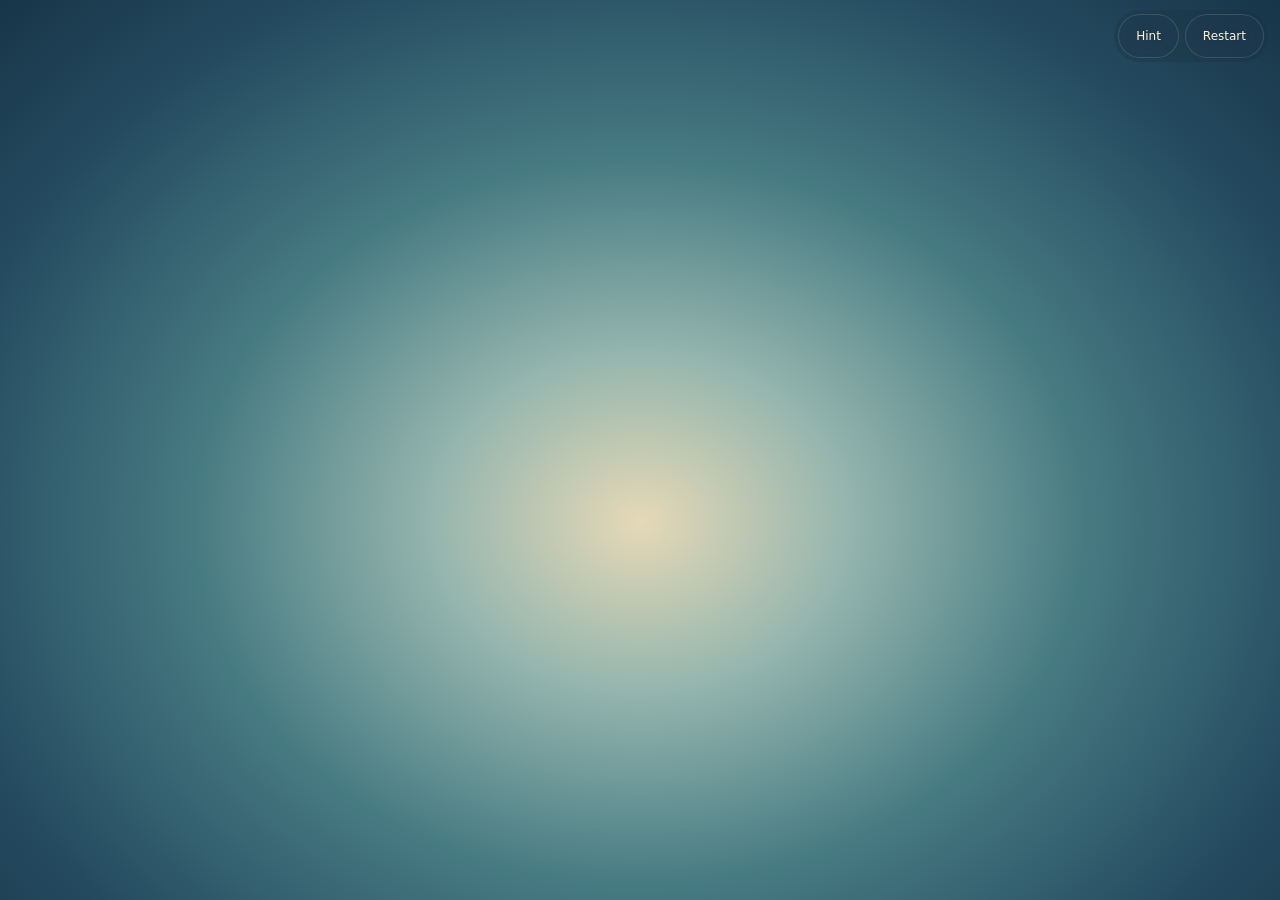
<file: level5.html>
<!doctype html><html lang="en"><head><meta charset="utf-8"><meta name="viewport" content="width=device-width,initial-scale=1"><meta http-equiv="refresh" content="0;url=./"><title>Haifa Underground</title></head><body><a href="./">Open the station</a></body></html>
</file>
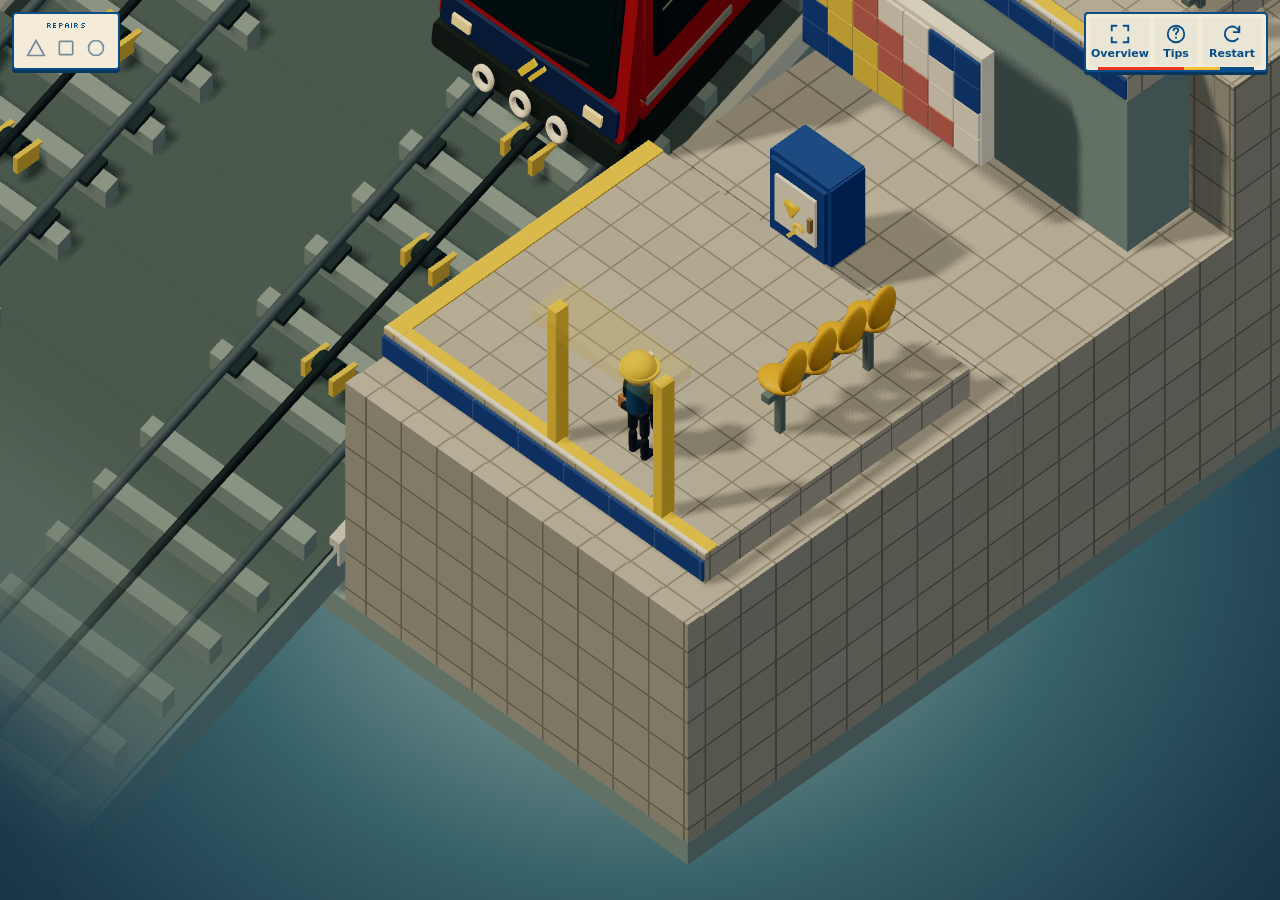
<file: mobile-prototype.html>
<!doctype html>
<html lang="en">
<head>
  <meta charset="utf-8">
  <meta name="viewport" content="width=device-width, initial-scale=1, viewport-fit=cover">
  <title>Haifa Underground · Mobile station level</title>
  <style>
    * { box-sizing: border-box; }
    html, body { margin: 0; width: 100%; height: 100%; overflow: hidden; }
    body { background: radial-gradient(ellipse at 50% 58%, #e5d9b7 0%, #95b5ae 23%, #477b82 49%, #254b60 78%, #183548 100%); }
    body::before { content: ""; position: fixed; inset: 0; background: radial-gradient(ellipse at 50% 55%, #263a42 0%, #142831 52%, #09151e 100%); opacity: var(--underground-depth, 0); pointer-events: none; }
    body::after { content: ""; position: fixed; inset: 0; background: #dbe3d3; opacity: 0; pointer-events: none; transition: opacity .7s; }
    body.departing::after { opacity: 1; z-index: 10; }
    canvas { position: relative; display: block; width: 100%; height: 100%; }
    #error { position: absolute; inset: 40% 15%; color: #fff; font: 16px/1.6 system-ui; text-align: center; }
    #controls { position: fixed; top: 20px; right: 22px; }
    .level-link { color: #fff4d6; font: 12px system-ui; margin-right: 14px; text-decoration: none; }
    button { color: #fff4d6; background: #243e5c55; border: 1px solid #fff2; border-radius: 24px; padding: 10px 17px; font: 12px system-ui; cursor: pointer; backdrop-filter: blur(10px); }
    button:hover, button:focus-visible { background: #243e5caa; outline: 2px solid #ffe2a0; outline-offset: 3px; }
    #status { position: fixed; bottom: 24px; left: 20px; right: 20px; margin: 0; color: #fff6df; text-align: center; font: 13px/1.5 system-ui; letter-spacing: .025em; text-shadow: 0 1px 8px #183353; pointer-events: none; }
    #win { position: fixed; inset: 0; background: #142c4366; backdrop-filter: blur(5px); display: grid; place-content: center; text-align: center; color: #fff1cd; font: 16px system-ui; }
    #win[hidden] { display: none; }
    #win h1 { font: 400 38px Georgia, serif; margin-bottom: 10px; }
    #win p { margin: 0 0 28px; opacity: .85; }
    @media (prefers-reduced-motion: reduce) { #win { backdrop-filter: none; } }
  </style>
  <link rel="stylesheet" href="./game-layout.css?icon-intro=1">
  <script type="importmap">{"imports":{"three":"./vendor/three.module.js"}}</script>
<link rel="stylesheet" href="./mobile-prototype.css?single-indicator=1">
</head>
<body data-chapter="2">
  <canvas id="scene" aria-label="Mobile station level. Tap floors to explore, repair cabinets, turn the upper left wheel, and swipe up or down inside a cart or use cabin controls. Overview shows the station. Restart repeats the journey."></canvas>
  <div id="repair-progress" aria-label="Repair progress">
    <span aria-label="Repair 1: pending"><svg viewBox="0 0 24 24" aria-hidden="true"><path d="M12 3 22 21H2Z"/></svg></span>
    <span aria-label="Repair 2: pending"><svg viewBox="0 0 24 24" aria-hidden="true"><rect x="4" y="4" width="16" height="16" rx="1"/></svg></span>
    <span aria-label="Repair 3: pending"><svg viewBox="0 0 24 24" aria-hidden="true"><circle cx="12" cy="12" r="9"/></svg></span>
  </div>
  <div id="controls">
    <button id="overview" aria-label="Overview" aria-pressed="false" title="Overview">
      <svg class="overview-icon" viewBox="0 0 24 24" aria-hidden="true"><path d="M8 3H3v5m13-5h5v5M3 16v5h5m13-5v5h-5"/></svg>
      <svg class="focus-icon" viewBox="0 0 24 24" aria-hidden="true"><path d="M3 8h5V3m13 5h-5V3M8 21v-5H3m13 5v-5h5"/></svg>
      <span class="overview-icon">Overview</span><span class="focus-icon">Back</span>
    </button>
    <button id="help" aria-label="Gameplay tips" aria-pressed="false" title="Gameplay tips"><svg viewBox="0 0 24 24" aria-hidden="true"><circle cx="12" cy="12" r="9"/><path d="M9.5 8a2.5 2.5 0 0 1 5 0c0 2-2.5 2-2.5 4m0 4h.01"/></svg><span>Tips</span></button>
    <button id="restart" aria-label="Restart" title="Restart (R)"><svg viewBox="0 0 24 24" aria-hidden="true"><path d="M20 10a8 8 0 1 0-1.8 7.2M20 4v6h-6"/></svg><span>Restart</span></button>
  </div>
  <p id="status" role="status" aria-live="polite"></p>
  <div id="win" hidden role="dialog" aria-modal="true" aria-labelledby="win-title"><section class="station-dialog"><span class="dialog-brand">Carmelit / Line restored</span><h1 id="win-title">Level complete.</h1><p>Power restored. The line is running again.</p><button id="again">Play again</button><a class="level-link" href="./index.html">Return to station</a></section></div>
<script type="module" src="./mobile-prototype.js?single-indicator=1"></script>
</body>
</html>
</file>
<file: game-layout.css>
/* One viewport, including changing phone browser bars and display cutouts. */
html { overscroll-behavior: none; }
html, body { width: 100%; height: 100%; height: 100dvh; overflow: hidden; }
body { position: relative; }
body::before { content: ""; position: fixed; inset: 0; background: radial-gradient(ellipse at 50% 55%, #263a42, #142831 52%, #09151e); opacity: var(--underground-depth, 0); pointer-events: none; }
canvas { position: absolute; inset: 0; width: 100%; height: 100%; display: block; touch-action: none; }
#controls { top: max(10px, env(safe-area-inset-top)); right: max(12px, env(safe-area-inset-right)); left: max(12px, env(safe-area-inset-left)); display: flex; align-items: center; justify-content: flex-end; flex-wrap: wrap; gap: 6px; z-index: 2; }
#controls button, #controls .level-link { min-height: 44px; display: inline-flex; align-items: center; justify-content: center; margin: 0; touch-action: manipulation; }
#controls .level-link { padding: 0 8px; }
#status { bottom: max(12px, env(safe-area-inset-bottom)); left: max(16px, env(safe-area-inset-left)); right: max(16px, env(safe-area-inset-right)); z-index: 2; }
#win { z-index: 4; padding: 24px; overflow: auto; }
#win h1 { font-size: clamp(24px, 6vw, 38px); }
@media (max-width: 600px), (max-height: 500px) {
 #controls button { padding: 8px 12px; font-size: 12px; }
 #controls .level-link { font-size: 11px; padding: 0 5px; }
 #status { font-size: 12px; line-height: 1.4; letter-spacing: 0; }
}

/* Station controls float over the full-bleed playfield. */
body[data-chapter] #controls { width: max-content; max-width: calc(100% - 24px); left: auto; padding: 4px; border-radius: 28px; background: #172d3a38; backdrop-filter: blur(8px); }
body[data-chapter] #status { width: 1px; height: 1px; overflow: hidden; clip-path: inset(50%); }
body[data-chapter].show-hint #status { width: auto; height: auto; clip-path: none; top: max(76px, calc(env(safe-area-inset-top) + 66px)); bottom: auto; left: auto; right: 16px; max-width: min(320px, calc(100% - 32px)); padding: 12px 16px; border-radius: 14px; background: #172d3aeb; text-align: left; }

/* Carmelit cartridge UI. Silkscreen is bundled locally under the OFL. */
@font-face { font-family: Carmelit Pixel; src: url('./vendor/silkscreen-regular.ttf') format('truetype'); font-weight: 400; font-display: swap; }
:root { --station-blue: #084d88; --station-ink: #07375e; --station-red: #ed351c; --station-yellow: #f3bf31; --station-cream: #f4ecd9; }
#intro-guide, body[data-chapter] #win {
 position: fixed; inset: 0; z-index: 5; display: grid; place-items: center; place-content: normal;
 padding: max(22px, env(safe-area-inset-top)) max(22px, env(safe-area-inset-right)) max(30px, env(safe-area-inset-bottom)) max(22px, env(safe-area-inset-left));
 box-sizing: border-box; overflow: auto; background: #071e32b8; backdrop-filter: blur(5px);
 color: var(--station-ink); text-align: center; font-family: system-ui, sans-serif; animation: intro-fade .5s ease both;
}
#intro-guide[hidden], body[data-chapter] #win[hidden] { display: none; }
#intro-guide section, #win .station-dialog {
 position: relative; isolation: isolate; box-sizing: border-box; width: min(600px, 100%); margin: auto;
 padding: 32px clamp(20px, 5vw, 44px) 30px; border: 5px solid var(--station-blue); border-radius: 2px;
 background: var(--station-cream); box-shadow: inset 0 0 0 3px #fff9e7, 0 0 0 2px var(--station-cream), 0 0 0 6px var(--station-blue), 0 10px 0 6px var(--station-ink), 0 24px 50px #00162466;
}
/* The familiar three-colour line belongs to the panel, not the playing field. */
#intro-guide section::before, #win .station-dialog::before {
 content: ''; position: absolute; inset: 0 0 auto; height: 10px; pointer-events: none;
 background: linear-gradient(to right, var(--station-red) 0 60%, var(--station-yellow) 60% 80%, var(--station-blue) 80%);
}
.dialog-brand { display: block; margin: 0 0 18px; color: var(--station-blue); font: 400 11px/1.5 Carmelit Pixel, monospace; letter-spacing: .08em; }
#intro-guide .intro-progress { width: 120px; height: 9px; margin: 0 auto 22px; padding: 2px; border: 2px solid var(--station-blue); border-radius: 0; background: #dddbc8; box-sizing: content-box; overflow: hidden; }
#intro-guide .intro-progress::before { content: ''; display: block; height: 100%; width: var(--progress, 0%); background: var(--station-yellow); border-radius: 0; transition: width .4s ease; }
#intro-guide h1, body[data-chapter] #win h1 { color: var(--station-blue); font: 400 clamp(24px, 4.5vw, 36px)/1.2 Carmelit Pixel, monospace; text-transform: uppercase; text-wrap: balance; margin: 0 0 22px; }
#intro-guide p, body[data-chapter] #win p { color: var(--station-ink); opacity: 1; font: 400 17px/1.65 system-ui, sans-serif; margin: 0 auto 28px; max-width: 460px; text-wrap: pretty; }
#intro-guide button, body[data-chapter] #win button, body[data-chapter] #win .level-link {
 --button-fill: var(--station-red); --button-text: var(--station-cream); --button-trim: var(--station-yellow);
 position: relative; display: flex; align-items: center; justify-content: center; gap: 14px; box-sizing: border-box;
 width: 100%; min-height: 68px; margin: 0; padding: 14px 18px; border: 5px solid var(--station-blue); border-bottom-width: 9px; border-radius: 0;
 background: var(--button-fill); color: var(--button-text); box-shadow: inset 0 0 0 2px var(--button-trim), inset 0 4px 0 #ffffff35, inset 0 -4px 0 #00000018;
 font: 400 clamp(18px, 3vw, 22px)/1.35 Carmelit Pixel, monospace; text-transform: uppercase; text-decoration: none; text-shadow: none;
 cursor: pointer; touch-action: manipulation; backdrop-filter: none; transition: background-color .15s, box-shadow .15s;
 clip-path: polygon(0 10px,5px 10px,5px 5px,10px 5px,10px 0,calc(100% - 10px) 0,calc(100% - 10px) 5px,calc(100% - 5px) 5px,calc(100% - 5px) 10px,100% 10px,100% calc(100% - 10px),calc(100% - 5px) calc(100% - 10px),calc(100% - 5px) calc(100% - 5px),calc(100% - 10px) calc(100% - 5px),calc(100% - 10px) 100%,10px 100%,10px calc(100% - 5px),5px calc(100% - 5px),5px calc(100% - 10px),0 calc(100% - 10px));
}
#intro-guide button::before, body[data-chapter] #win button::before { content: ''; flex: 0 0 18px; width: 18px; height: 22px; background: currentColor; clip-path: polygon(0 0,6px 0,6px 4px,12px 4px,12px 8px,18px 8px,18px 14px,12px 14px,12px 18px,6px 18px,6px 22px,0 22px); }
body[data-chapter] #win .level-link { --button-fill: var(--station-cream); --button-text: var(--station-blue); --button-trim: #fff9e7; margin-top: 12px; min-height: 60px; font-size: clamp(13px, 2.5vw, 17px); }
#intro-guide button:hover, body[data-chapter] #win button:hover { background: #ff4929; }
body[data-chapter] #win .level-link:hover { background: #fff8e9; }
#intro-guide button:active, body[data-chapter] #win button:active, body[data-chapter] #win .level-link:active { box-shadow: inset 0 0 0 2px var(--button-trim), inset 0 5px 0 #0003; }
#intro-guide button:focus-visible, body[data-chapter] #win button:focus-visible, body[data-chapter] #win .level-link:focus-visible { outline: none; box-shadow: inset 0 0 0 3px var(--station-cream), inset 0 0 0 6px var(--station-ink); }
#intro-guide:focus, #win:focus { outline: none; }
@keyframes intro-fade { from { opacity: 0; } to { opacity: 1; } }
@media (max-width: 480px) {
 #intro-guide section, #win .station-dialog { padding: 26px 18px 22px; }
 .dialog-brand { font-size: 10px; margin-bottom: 14px; }
 #intro-guide .intro-progress { margin-bottom: 18px; }
 #intro-guide h1, body[data-chapter] #win h1 { font-size: clamp(22px, 6.5vw, 29px); margin-bottom: 18px; }
 #intro-guide p, body[data-chapter] #win p { font-size: 15px; line-height: 1.6; margin-bottom: 22px; }
}
@media (max-width: 360px) { #intro-guide button, body[data-chapter] #win button { font-size: 16px; padding-inline: 12px; gap: 10px; } }
@media (prefers-reduced-motion: reduce) { #intro-guide, body[data-chapter] #win { animation: none; backdrop-filter: none; } #intro-guide .intro-progress::before { transition: none; } }

.completion-sparkles { position: absolute; left: 50%; top: 42%; width: 0; height: 0; pointer-events: none; }
.completion-sparkles i { position: absolute; width: 4px; height: 7px; border-radius: 0; background: var(--station-yellow); box-shadow: 0 0 9px #ffdb87aa; opacity: 0; animation: completion-spark 2.4s ease-out var(--delay) both; }
@keyframes completion-spark { 0% { opacity: 0; transform: translate(0,0) scale(.3); } 18% { opacity: .9; } 100% { opacity: 0; transform: translate(var(--x),var(--y)) rotate(120deg) scale(.5); } }

.completion-sparkles i:nth-child(3n) { background: var(--station-red); }
.completion-sparkles i:nth-child(3n + 1) { background: #67a9db; }

/* A quick visual guide disappears with the intro before play begins. */
#intro-guide .intro-hints { display: grid; grid-template-columns: repeat(2, minmax(0, 1fr)); gap: 24px 18px; list-style: none; margin: 0 0 28px; padding: 0; }
#intro-guide .intro-hints li { display: flex; flex-direction: column; align-items: center; min-width: 0; }
#intro-guide .intro-hints svg { display: block; width: 56px; height: 56px; margin: 0 0 10px; }
#intro-guide .intro-hints strong { color: var(--station-blue); font: 400 14px/1.3 Carmelit Pixel, monospace; margin-bottom: 7px; }
#intro-guide .intro-hints span { color: var(--station-ink); font: 400 15px/1.35 system-ui, sans-serif; text-wrap: balance; }
#intro-guide .intro-hints small { font: 400 12px/1.4 system-ui, sans-serif; color: #496274; margin-top: 3px; }
@media (max-width: 480px) {
 #intro-guide .intro-hints { gap: 20px 10px; margin-bottom: 24px; }
 #intro-guide .intro-hints svg { width: 48px; height: 48px; margin-bottom: 7px; }
 #intro-guide .intro-hints strong { font-size: 12px; margin-bottom: 5px; }
 #intro-guide .intro-hints span { font-size: 14px; }
 #intro-guide .intro-progress { margin-bottom: 14px; }
}
@media (max-height: 620px) {
 #intro-guide section { padding-top: 22px; padding-bottom: 16px; }
 #intro-guide .dialog-brand { margin-bottom: 8px; }
 #intro-guide .intro-progress { margin-bottom: 10px; height: 5px; }
 #intro-guide h1 { font-size: 22px; margin-bottom: 10px; }
 #intro-guide p { font-size: 14px; line-height: 1.4; margin-bottom: 16px; }
 #intro-guide .intro-hints { gap: 14px 10px; margin-bottom: 18px; }
 #intro-guide .intro-hints svg { width: 40px; height: 40px; margin-bottom: 5px; }
}
</file>
<file: mobile-prototype.css>
body { font-family: system-ui, sans-serif; }
/* Clear station controls with cartridge-era Carmelit frames and colours. */
body[data-chapter] #controls {
 z-index: 3; top: max(12px, env(safe-area-inset-top)); right: max(12px, env(safe-area-inset-right));
 padding: 4px; gap: 4px; border: 2px solid var(--station-blue); border-radius: 4px;
 background: var(--station-cream); backdrop-filter: none; box-shadow: 0 3px 0 var(--station-ink);
 overflow: hidden;
}
#controls::after {
 content: ''; position: absolute; bottom: 0; left: 12px; right: 12px; height: 3px; pointer-events: none;
 background: linear-gradient(to right, var(--station-red) 0 55%, var(--station-yellow) 55% 78%, var(--station-blue) 78%);
}
#controls #overview, #controls #restart, #controls #help {
 display: flex; flex-direction: column; align-items: center; justify-content: center; gap: 3px;
 flex: 0 0 60px; width: 60px; height: 48px; min-height: 48px; padding: 4px; margin: 0;
 border: 1px solid transparent; border-radius: 2px; background: #084d880a; color: var(--station-blue);
 box-shadow: none; clip-path: none; backdrop-filter: none; font: 600 11px/1.1 system-ui, sans-serif;
 transition: background-color .15s, color .15s;
}
#controls svg { width: 22px; height: 22px; fill: none; stroke: currentColor; stroke-width: 2; stroke-linecap: square; stroke-linejoin: miter; pointer-events: none; }
#controls #overview[aria-pressed="true"] { background: var(--station-yellow); color: var(--station-ink); }
#overview .focus-icon, #overview[aria-pressed="true"] .overview-icon { display: none; }
#overview[aria-pressed="true"] .focus-icon { display: block; }
#controls button:focus-visible { outline: none; border-color: var(--station-yellow); box-shadow: inset 0 0 0 1px var(--station-yellow); }
#controls button:active { background: #084d8826; }
#controls #help { flex-basis: 44px; width: 44px; }
#controls #help[aria-pressed="true"] { background: var(--station-yellow); color: var(--station-ink); }
#repair-progress {
 position: fixed; z-index: 3; top: max(12px, env(safe-area-inset-top)); left: max(12px, env(safe-area-inset-left));
 display: flex; align-items: center; gap: 10px; height: 58px; padding: 22px 12px 8px; box-sizing: border-box;
 border: 2px solid var(--station-blue); border-radius: 4px; background: var(--station-cream); box-shadow: 0 3px 0 var(--station-ink);
 pointer-events: none;
}
#repair-progress::before { content: 'REPAIRS'; position: absolute; top: 7px; left: 0; right: 0; text-align: center; color: var(--station-blue); font: 400 8px/1 Carmelit Pixel, monospace; letter-spacing: .04em; }
#repair-progress span { display: grid; place-items: center; width: 20px; height: 22px; color: #758c9d; }
#repair-progress svg { width: 20px; height: 20px; fill: transparent; stroke: currentColor; stroke-width: 2; stroke-linejoin: miter; transition: fill .3s, color .3s; }
#repair-progress span.on { color: var(--station-blue); }
#repair-progress span.on svg { fill: var(--station-yellow); }
@media (hover: hover) {
 #controls #overview:hover { background: #f3bf3129; }
 #controls #overview[aria-pressed="true"]:hover { background: #ffcf4a; }
 #controls #restart:hover { background: #ed5b4024; }
}
@media (prefers-reduced-motion: reduce) { #controls button, #repair-progress svg { transition: none; } }

/* Short, nonblocking lessons point at the actual objects in the station. */
#tutorial-coach { position: fixed; z-index: 4; left: max(16px, env(safe-area-inset-left)); bottom: max(78px, calc(env(safe-area-inset-bottom) + 66px)); width: min(340px, calc(100% - 32px)); box-sizing: border-box; display: flex; align-items: flex-start; gap: 12px; padding: 19px 16px 16px; border: 2px solid var(--station-blue); border-radius: 4px; background: var(--station-cream); box-shadow: inset 0 0 0 2px #fff9e7, 0 4px 0 var(--station-ink), 0 8px 24px #071e3233; color: var(--station-ink); pointer-events: none; opacity: 0; visibility: hidden; transform: translateY(6px); transition: opacity .18s, transform .18s, visibility 0s .18s; }
#tutorial-coach::before { content: ''; position: absolute; left: 0; right: 0; top: 0; height: 4px; background: linear-gradient(to right, var(--station-red) 0 60%, var(--station-yellow) 60% 80%, var(--station-blue) 80%); }
#tutorial-coach[data-visible="true"] { opacity: 1; visibility: visible; transform: translateY(0); transition-delay: 0s; }
#tutorial-coach[data-dock="top"] { top: max(84px, calc(env(safe-area-inset-top) + 78px)); bottom: auto; }
.tutorial-symbol { flex: 0 0 36px; display: grid; place-items: center; height: 36px; color: var(--station-blue); background: var(--station-yellow); border: 2px solid var(--station-blue); border-radius: 2px; box-shadow: 0 2px 0 var(--station-ink); }
.tutorial-symbol svg { display: block; width: 26px; height: 26px; fill: none; stroke: currentColor; stroke-width: 1.8; stroke-linecap: square; stroke-linejoin: miter; }
.tutorial-copy { min-width: 0; }
.tutorial-copy strong { display: block; color: var(--station-blue); font: 400 13px/1.4 Carmelit Pixel, monospace; }
.tutorial-copy p { margin: 6px 0 0; font: 500 14px/1.45 system-ui, sans-serif; }
.tutorial-copy small { display: block; margin-top: 6px; color: #496274; font: 400 12px/1.4 system-ui, sans-serif; }
.tutorial-copy small[hidden] { display: none; }
#tutorial-beacon { position: fixed; z-index: 3; top: 0; left: 0; width: 0; height: 0; pointer-events: none; }
#tutorial-beacon::before { content: ''; position: absolute; left: -24px; top: -24px; width: 48px; height: 48px; box-sizing: border-box; border: 2px solid #ffdc83; border-radius: 50%; box-shadow: 0 0 0 5px #12384a33; animation: tutorial-ring 1.8s ease-out infinite; }
#tutorial-beacon[data-gesture="swipe"]::before { width: 40px; height: 76px; left: -20px; top: -38px; border-radius: 24px; animation: tutorial-swipe 1.8s ease-in-out infinite; }
#tutorial-beacon[data-gesture="turn"]::before { border-right-color: transparent; animation: tutorial-turn 2.4s linear infinite; }
@keyframes tutorial-ring { 0%,100% { opacity: .7; scale: 1; } 60% { opacity: .25; scale: 1.18; } }
@keyframes tutorial-swipe { 0%,100% { opacity: .65; translate: 0 6px; } 55% { opacity: 1; translate: 0 -8px; } }
@keyframes tutorial-turn { to { rotate: 360deg; } }
@media (prefers-reduced-motion: reduce) { #tutorial-coach { transition: none; transform: none; } #tutorial-beacon::before { animation: none; } }
</file>
